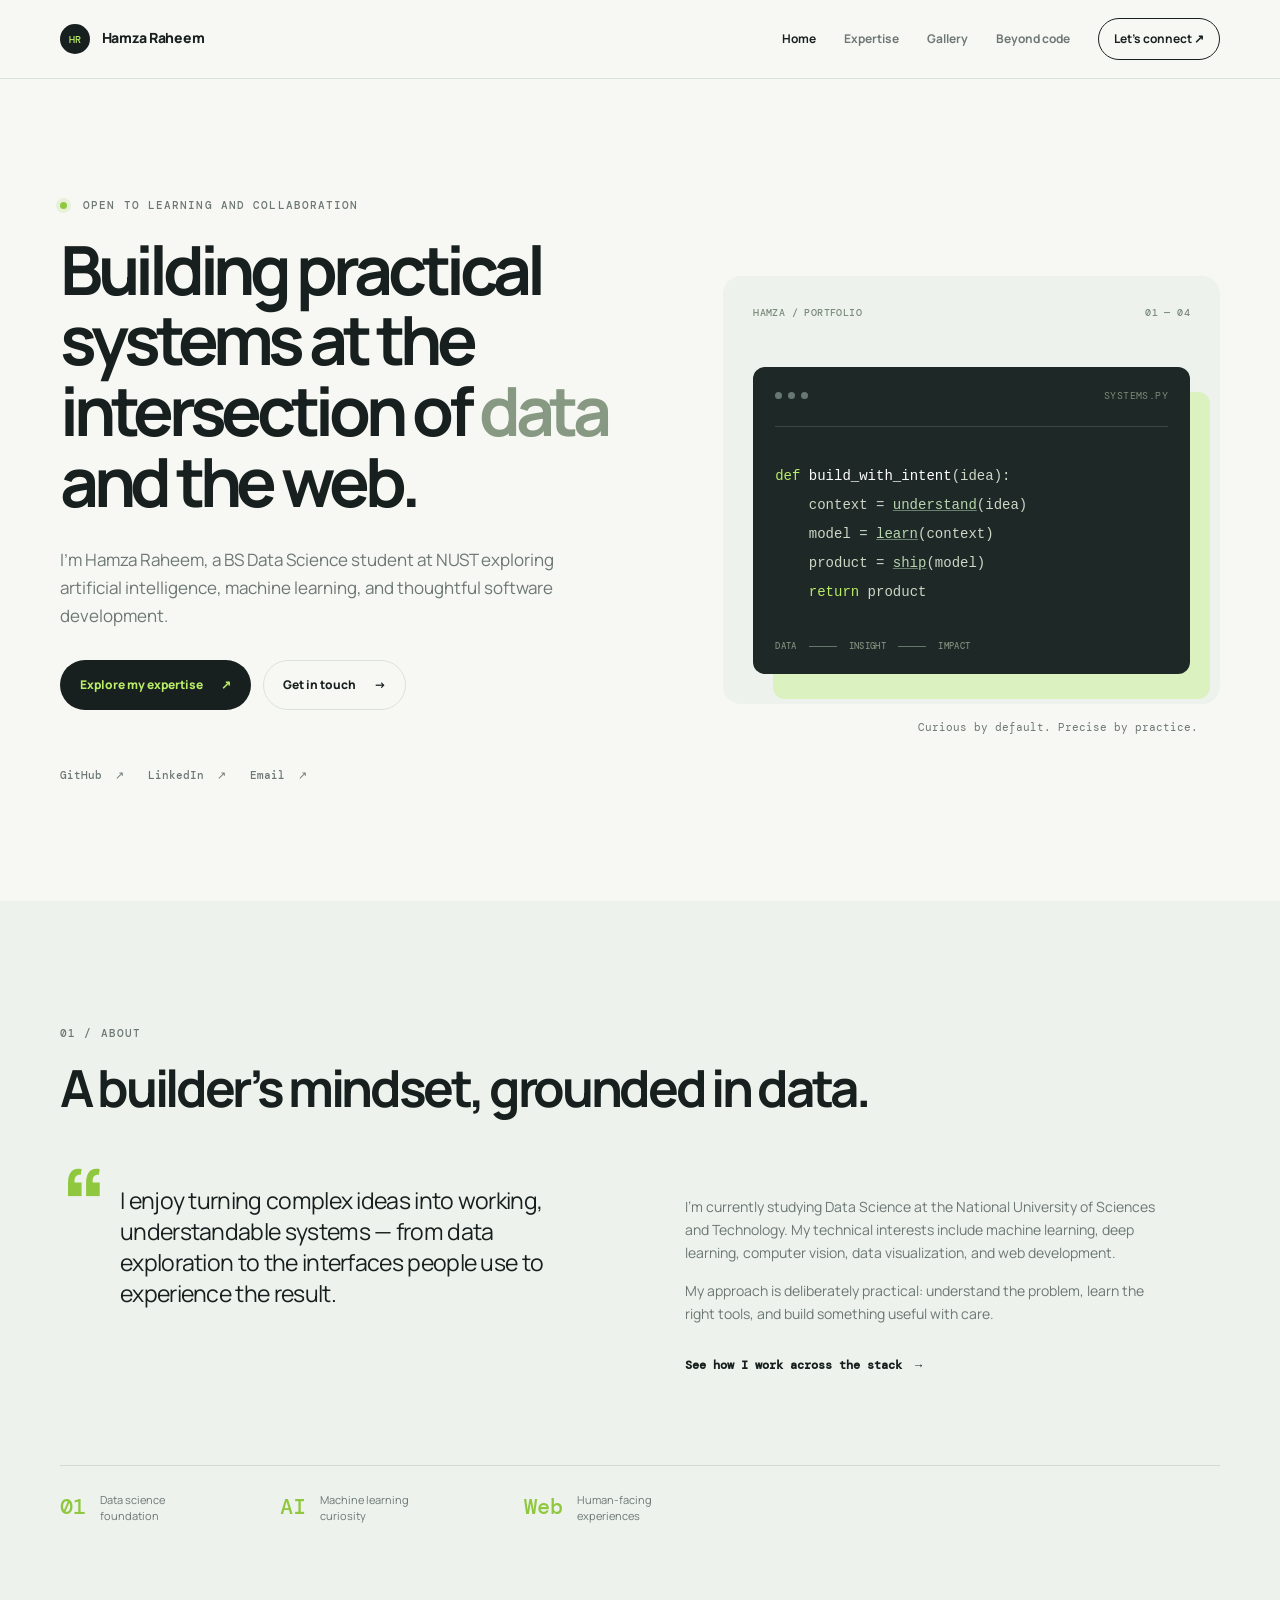
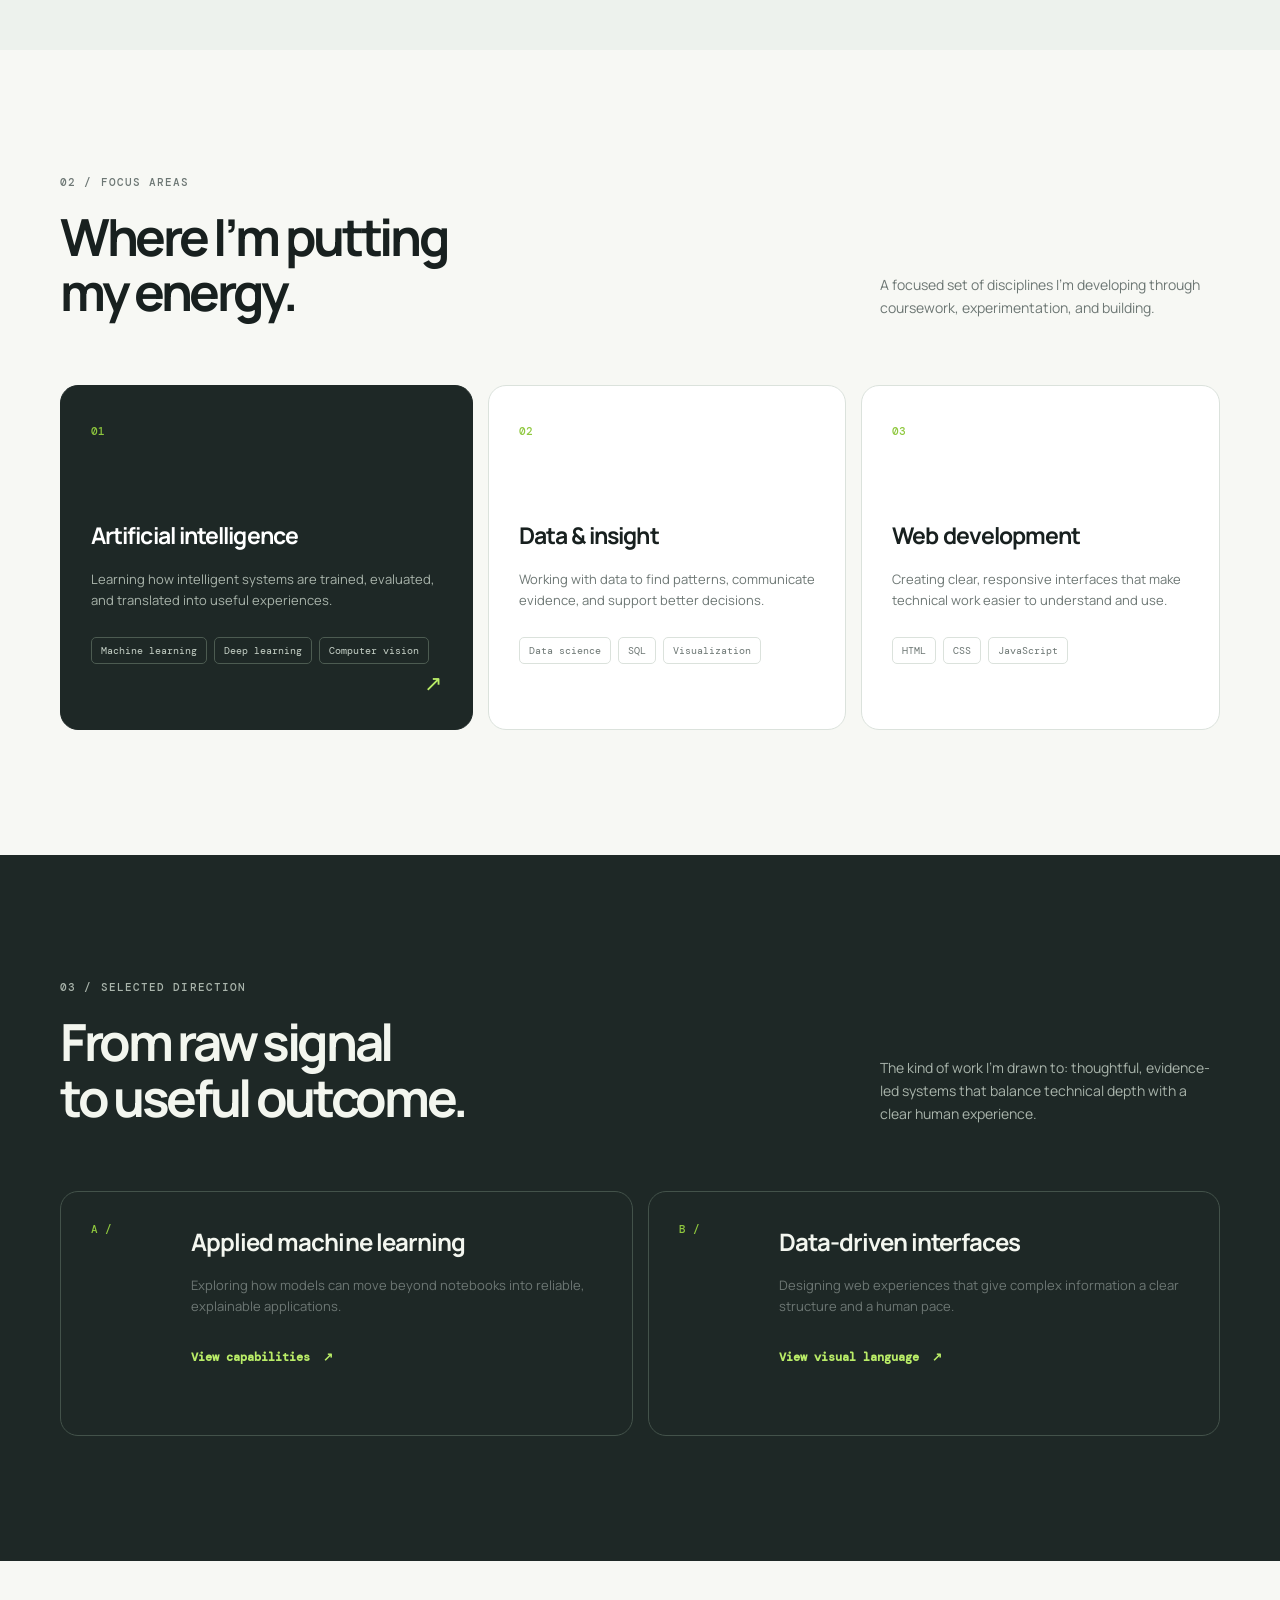
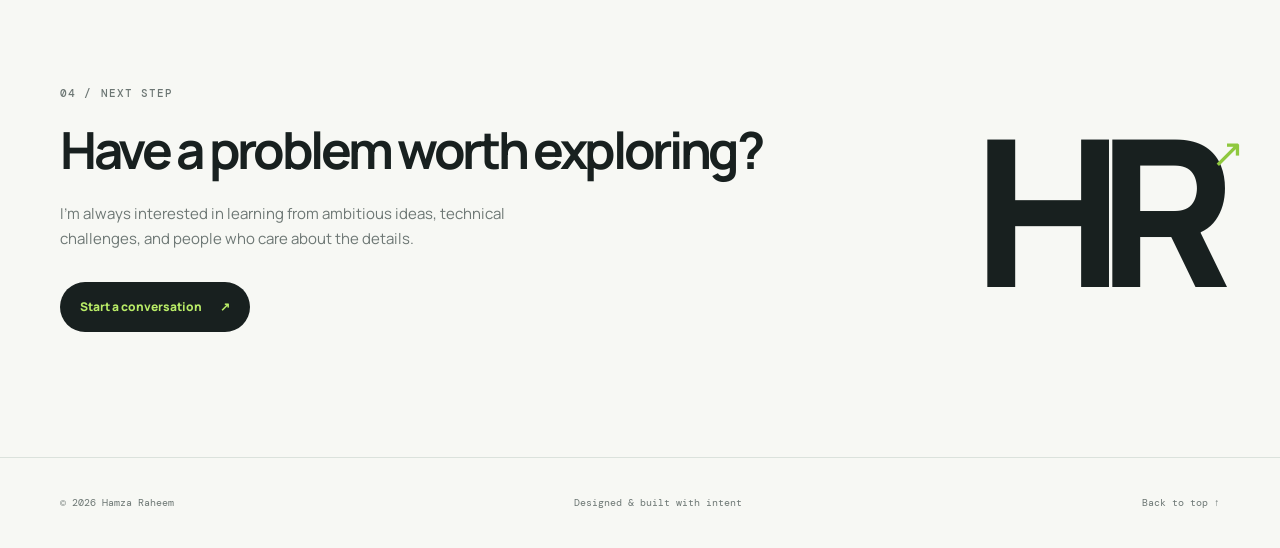
<file: index.html>
<!doctype html>
<html lang="en">
  <head>
    <meta charset="UTF-8" />
    <meta name="viewport" content="width=device-width, initial-scale=1.0" />
    <meta name="description" content="Hamza Raheem — BS Data Science student focused on AI, machine learning, and web development." />
    <title>Hamza Raheem | AI, Data & Web</title>
    <link rel="stylesheet" href="css/style.css" />
  </head>
  <body>
    <header class="site-header">
      <div class="shell nav-wrap">
        <a class="brand" href="index.html" aria-label="Hamza Raheem home"><span>HR</span> Hamza Raheem</a>
        <nav class="site-nav" aria-label="Primary navigation">
          <a class="active" href="index.html">Home</a>
          <a href="skills.html">Expertise</a>
          <a href="gallery.html">Gallery</a>
          <a href="hobbies.html">Beyond code</a>
          <a class="nav-cta" href="contact.html">Let's connect <span aria-hidden="true">↗</span></a>
        </nav>
      </div>
    </header>

    <main>
      <section class="hero shell" id="top">
        <div class="hero-copy">
          <p class="eyebrow"><span class="status-dot"></span> Open to learning and collaboration</p>
          <h1>Building practical systems at the intersection of <em>data</em> and the web.</h1>
          <p class="hero-lede">I’m Hamza Raheem, a BS Data Science student at NUST exploring artificial intelligence, machine learning, and thoughtful software development.</p>
          <div class="hero-actions">
            <a class="button button-dark" href="skills.html">Explore my expertise <span>↗</span></a>
            <a class="button button-quiet" href="contact.html">Get in touch <span>→</span></a>
          </div>
          <div class="social-row" aria-label="Social links">
            <a href="https://github.com/hamzaraheem06" target="_blank" rel="noreferrer">GitHub <span>↗</span></a>
            <a href="https://www.linkedin.com/in/hamza-raheem-7260a133/" target="_blank" rel="noreferrer">LinkedIn <span>↗</span></a>
            <a href="mailto:hamzaraheem06@gmail.com">Email <span>↗</span></a>
          </div>
        </div>
        <div class="hero-visual" aria-label="Abstract data and code illustration">
          <div class="visual-topline"><span>hamza / portfolio</span><span>01 — 04</span></div>
          <div class="code-window">
            <div class="window-bar"><span></span><span></span><span></span><b>systems.py</b></div>
            <pre><code><i>def</i> <strong>build_with_intent</strong>(idea):
    context = <u>understand</u>(idea)
    model = <u>learn</u>(context)
    product = <u>ship</u>(model)
    <i>return</i> product</code></pre>
            <div class="signal-line"><span>DATA</span><b></b><span>INSIGHT</span><b></b><span>IMPACT</span></div>
          </div>
          <p class="visual-caption">Curious by default. Precise by practice.</p>
        </div>
      </section>

      <section class="section section-tint" id="about">
        <div class="shell">
          <div class="section-heading"><p class="eyebrow">01 / About</p><h2>A builder’s mindset, grounded in data.</h2></div>
          <div class="about-grid">
            <div class="about-note"><span class="quote-mark">“</span><p>I enjoy turning complex ideas into working, understandable systems — from data exploration to the interfaces people use to experience the result.</p></div>
            <div class="about-body">
              <p>I’m currently studying Data Science at the National University of Sciences and Technology. My technical interests include machine learning, deep learning, computer vision, data visualization, and web development.</p>
              <p>My approach is deliberately practical: understand the problem, learn the right tools, and build something useful with care.</p>
              <a class="text-link" href="skills.html">See how I work across the stack <span>→</span></a>
            </div>
          </div>
          <div class="stat-row">
            <div><strong>01</strong><span>Data science<br />foundation</span></div>
            <div><strong>AI</strong><span>Machine learning<br />curiosity</span></div>
            <div><strong>Web</strong><span>Human-facing<br />experiences</span></div>
          </div>
        </div>
      </section>

      <section class="section shell" id="focus">
        <div class="section-heading split-heading"><div><p class="eyebrow">02 / Focus areas</p><h2>Where I’m putting<br />my energy.</h2></div><p class="section-intro">A focused set of disciplines I’m developing through coursework, experimentation, and building.</p></div>
        <div class="focus-grid">
          <article class="focus-card focus-featured"><span class="card-number">01</span><h3>Artificial intelligence</h3><p>Learning how intelligent systems are trained, evaluated, and translated into useful experiences.</p><div class="tag-row"><span>Machine learning</span><span>Deep learning</span><span>Computer vision</span></div><a href="skills.html" aria-label="Explore artificial intelligence skills">↗</a></article>
          <article class="focus-card"><span class="card-number">02</span><h3>Data &amp; insight</h3><p>Working with data to find patterns, communicate evidence, and support better decisions.</p><div class="tag-row"><span>Data science</span><span>SQL</span><span>Visualization</span></div></article>
          <article class="focus-card"><span class="card-number">03</span><h3>Web development</h3><p>Creating clear, responsive interfaces that make technical work easier to understand and use.</p><div class="tag-row"><span>HTML</span><span>CSS</span><span>JavaScript</span></div></article>
        </div>
      </section>

      <section class="section section-dark" id="work">
        <div class="shell">
          <div class="section-heading split-heading"><div><p class="eyebrow eyebrow-light">03 / Selected direction</p><h2>From raw signal<br />to useful outcome.</h2></div><p class="section-intro light-copy">The kind of work I’m drawn to: thoughtful, evidence-led systems that balance technical depth with a clear human experience.</p></div>
          <div class="work-grid">
            <article class="work-card"><div class="work-index">A /</div><div><h3>Applied machine learning</h3><p>Exploring how models can move beyond notebooks into reliable, explainable applications.</p><a class="light-link" href="skills.html">View capabilities <span>↗</span></a></div></article>
            <article class="work-card"><div class="work-index">B /</div><div><h3>Data-driven interfaces</h3><p>Designing web experiences that give complex information a clear structure and a human pace.</p><a class="light-link" href="gallery.html">View visual language <span>↗</span></a></div></article>
          </div>
        </div>
      </section>

      <section class="section shell closing-section">
        <div class="closing-copy"><p class="eyebrow">04 / Next step</p><h2>Have a problem worth exploring?</h2><p>I’m always interested in learning from ambitious ideas, technical challenges, and people who care about the details.</p><a class="button button-dark" href="contact.html">Start a conversation <span>↗</span></a></div>
        <div class="closing-mark" aria-hidden="true">HR<span>↗</span></div>
      </section>
    </main>
    <footer class="site-footer"><div class="shell footer-wrap"><span>© 2026 Hamza Raheem</span><span>Designed &amp; built with intent</span><a href="#top">Back to top ↑</a></div></footer>
  </body>
</html>
</file>
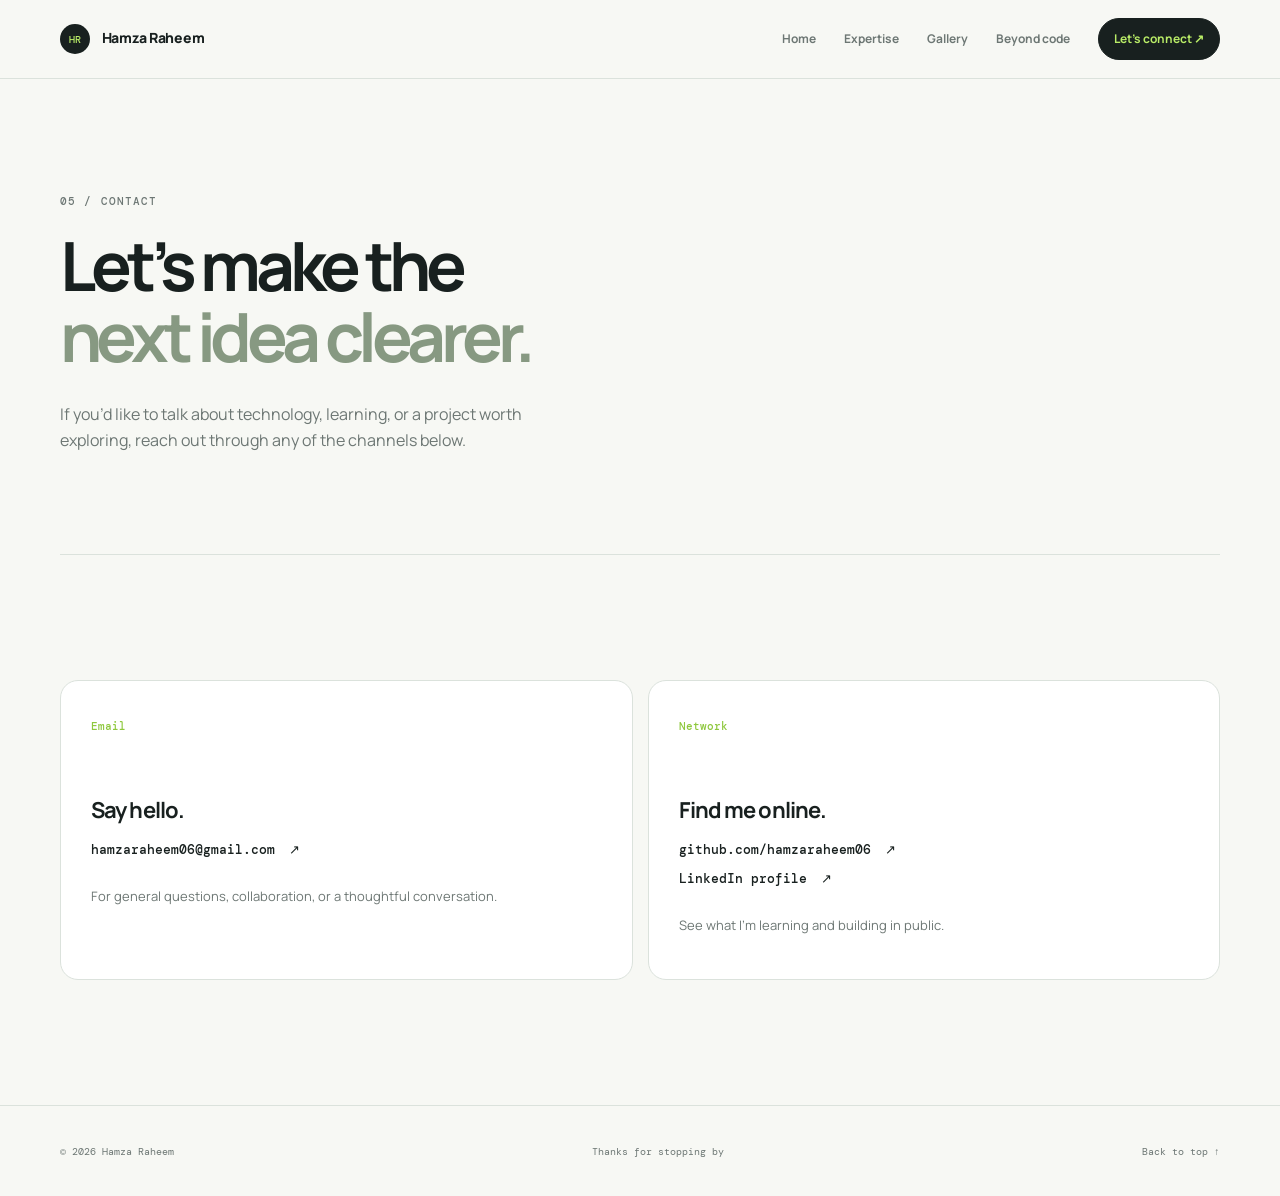
<file: contact.html>
<!doctype html>
<html lang="en">
  <head><meta charset="UTF-8" /><meta name="viewport" content="width=device-width, initial-scale=1.0" /><meta name="description" content="Contact Hamza Raheem." /><title>Contact | Hamza Raheem</title><link rel="stylesheet" href="css/style.css" /></head>
  <body>
    <header class="site-header"><div class="shell nav-wrap"><a class="brand" href="index.html"><span>HR</span> Hamza Raheem</a><nav class="site-nav" aria-label="Primary navigation"><a href="index.html">Home</a><a href="skills.html">Expertise</a><a href="gallery.html">Gallery</a><a href="hobbies.html">Beyond code</a><a class="nav-cta active" href="contact.html">Let's connect <span>↗</span></a></nav></div></header>
    <main><section class="page-hero shell contact-hero"><p class="eyebrow">05 / Contact</p><h1>Let’s make the<br /><em>next idea clearer.</em></h1><p>If you’d like to talk about technology, learning, or a project worth exploring, reach out through any of the channels below.</p></section>
      <section class="section shell"><div class="contact-grid"><div class="contact-card"><span class="card-number">Email</span><h2>Say hello.</h2><a class="contact-link" href="mailto:hamzaraheem06@gmail.com">hamzaraheem06@gmail.com <span>↗</span></a><p>For general questions, collaboration, or a thoughtful conversation.</p></div><div class="contact-card"><span class="card-number">Network</span><h2>Find me online.</h2><a class="contact-link" href="https://github.com/hamzaraheem06" target="_blank" rel="noreferrer">github.com/hamzaraheem06 <span>↗</span></a><a class="contact-link" href="https://www.linkedin.com/in/hamza-raheem-7260a1334/" target="_blank" rel="noreferrer">LinkedIn profile <span>↗</span></a><p>See what I’m learning and building in public.</p></div></div></section>
    </main><footer class="site-footer"><div class="shell footer-wrap"><span>© 2026 Hamza Raheem</span><span>Thanks for stopping by</span><a href="#top">Back to top ↑</a></div></footer>
  </body>
</html>
</file>
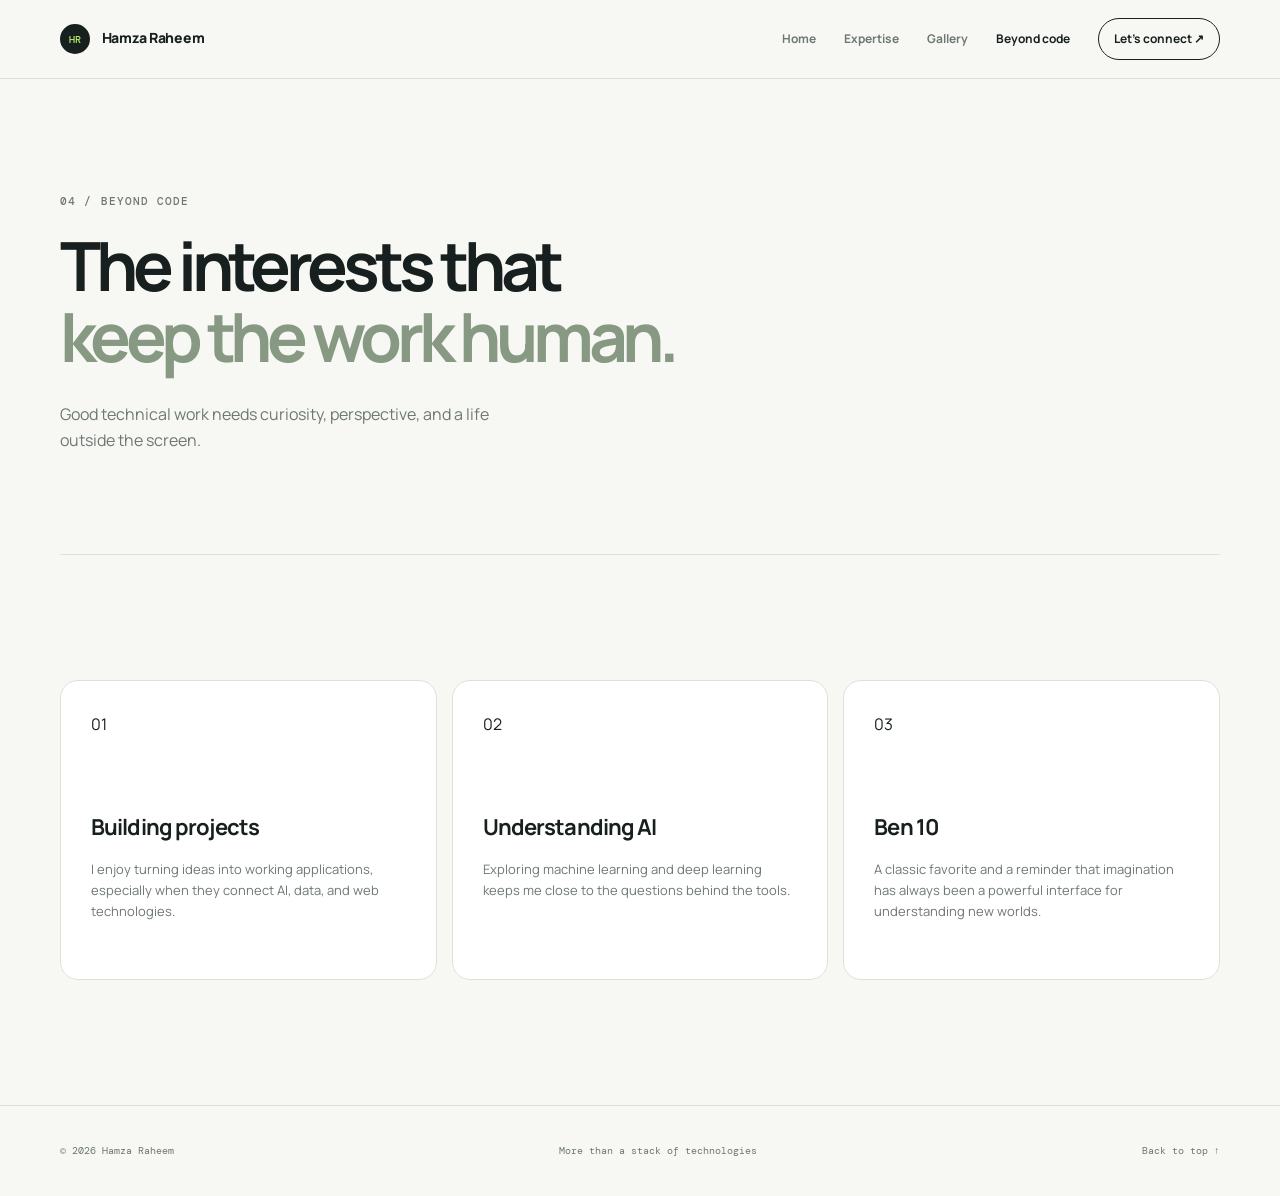
<file: hobbies.html>
<!doctype html>
<html lang="en">
  <head><meta charset="UTF-8" /><meta name="viewport" content="width=device-width, initial-scale=1.0" /><meta name="description" content="What Hamza Raheem enjoys beyond coursework and code." /><title>Beyond Code | Hamza Raheem</title><link rel="stylesheet" href="css/style.css" /></head>
  <body>
    <header class="site-header"><div class="shell nav-wrap"><a class="brand" href="index.html"><span>HR</span> Hamza Raheem</a><nav class="site-nav" aria-label="Primary navigation"><a href="index.html">Home</a><a href="skills.html">Expertise</a><a href="gallery.html">Gallery</a><a class="active" href="hobbies.html">Beyond code</a><a class="nav-cta" href="contact.html">Let's connect <span>↗</span></a></nav></div></header>
    <main><section class="page-hero shell"><p class="eyebrow">04 / Beyond code</p><h1>The interests that<br /><em>keep the work human.</em></h1><p>Good technical work needs curiosity, perspective, and a life outside the screen.</p></section>
      <section class="section shell"><div class="interest-grid"><article class="interest-card"><span>01</span><h2>Building projects</h2><p>I enjoy turning ideas into working applications, especially when they connect AI, data, and web technologies.</p></article><article class="interest-card"><span>02</span><h2>Understanding AI</h2><p>Exploring machine learning and deep learning keeps me close to the questions behind the tools.</p></article><article class="interest-card"><span>03</span><h2>Ben 10</h2><p>A classic favorite and a reminder that imagination has always been a powerful interface for understanding new worlds.</p></article></div></section>
    </main><footer class="site-footer"><div class="shell footer-wrap"><span>© 2026 Hamza Raheem</span><span>More than a stack of technologies</span><a href="#top">Back to top ↑</a></div></footer>
  </body>
</html>
</file>
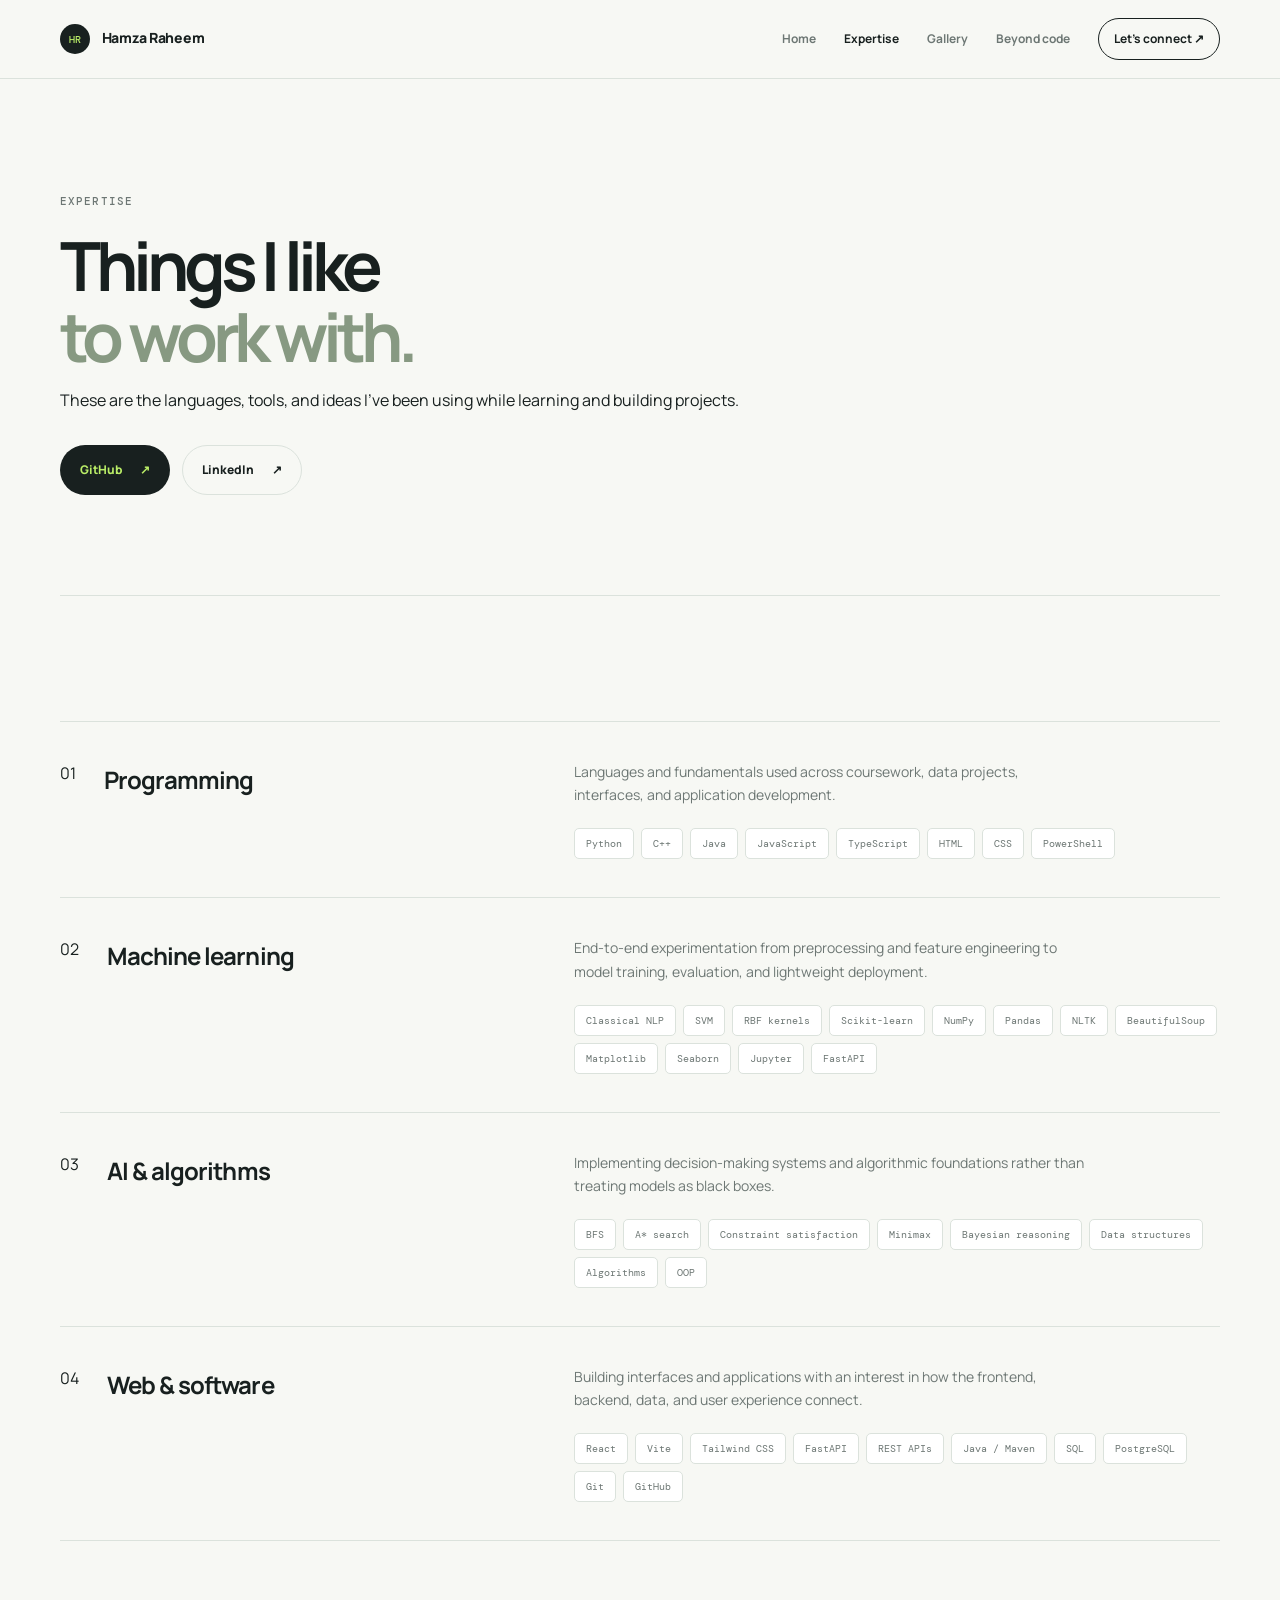
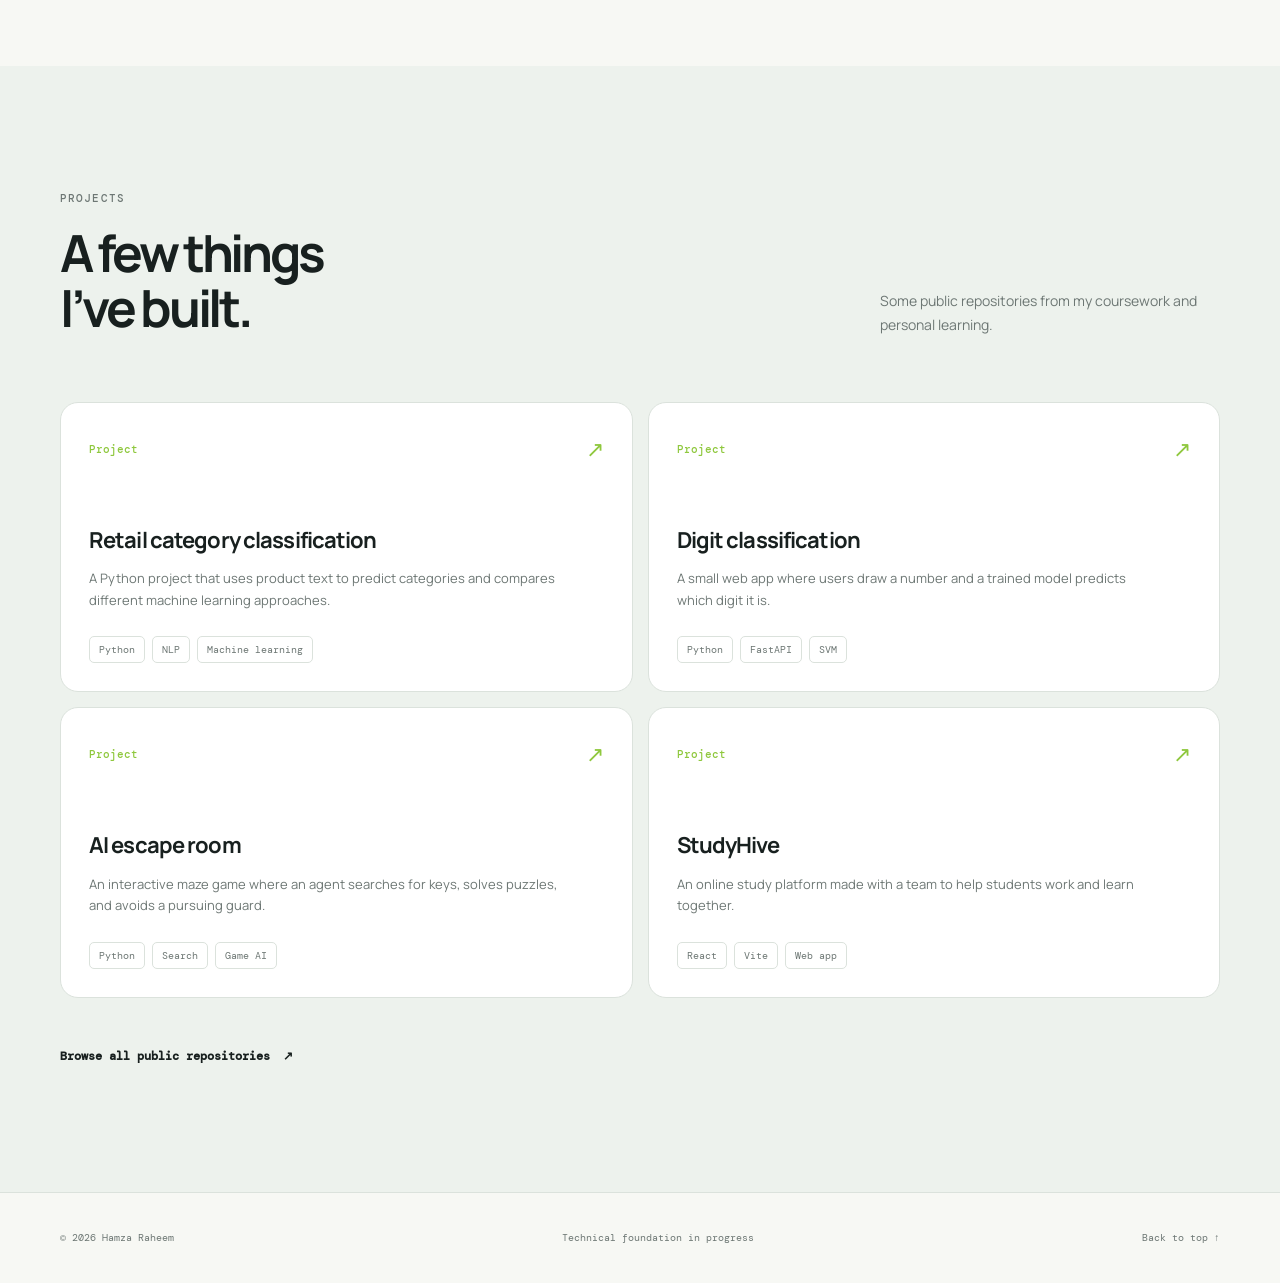
<file: skills.html>
<!doctype html>
<html lang="en">
  <head><meta charset="UTF-8" /><meta name="viewport" content="width=device-width, initial-scale=1.0" /><meta name="description" content="Hamza Raheem's technical expertise and selected GitHub work in AI, data, and web development." /><title>Expertise | Hamza Raheem</title><link rel="stylesheet" href="css/style.css" /></head>
  <body>
    <header class="site-header"><div class="shell nav-wrap"><a class="brand" href="index.html"><span>HR</span> Hamza Raheem</a><nav class="site-nav" aria-label="Primary navigation"><a href="index.html">Home</a><a class="active" href="skills.html">Expertise</a><a href="gallery.html">Gallery</a><a href="hobbies.html">Beyond code</a><a class="nav-cta" href="contact.html">Let's connect <span>↗</span></a></nav></div></header>
    <main>
      <section class="page-hero shell" id="top"><p class="eyebrow">Expertise</p><h1>Things I like<br /><em>to work with.</em></h1><p>These are the languages, tools, and ideas I’ve been using while learning and building projects.</p><div class="profile-links"><a class="button button-dark" href="https://github.com/hamzaraheem06" target="_blank" rel="noreferrer">GitHub <span>↗</span></a><a class="button button-quiet" href="https://www.linkedin.com/in/hamza-raheem-7260a1334/" target="_blank" rel="noreferrer">LinkedIn <span>↗</span></a></div></section>
      <section class="section shell"><div class="expertise-list">
        <article class="expertise-row"><div class="expertise-meta"><span>01</span><h2>Programming</h2></div><div><p>Languages and fundamentals used across coursework, data projects, interfaces, and application development.</p><div class="tag-row large-tags"><span>Python</span><span>C++</span><span>Java</span><span>JavaScript</span><span>TypeScript</span><span>HTML</span><span>CSS</span><span>PowerShell</span></div></div></article>
        <article class="expertise-row"><div class="expertise-meta"><span>02</span><h2>Machine learning</h2></div><div><p>End-to-end experimentation from preprocessing and feature engineering to model training, evaluation, and lightweight deployment.</p><div class="tag-row large-tags"><span>Classical NLP</span><span>SVM</span><span>RBF kernels</span><span>Scikit-learn</span><span>NumPy</span><span>Pandas</span><span>NLTK</span><span>BeautifulSoup</span><span>Matplotlib</span><span>Seaborn</span><span>Jupyter</span><span>FastAPI</span></div></div></article>
        <article class="expertise-row"><div class="expertise-meta"><span>03</span><h2>AI &amp; algorithms</h2></div><div><p>Implementing decision-making systems and algorithmic foundations rather than treating models as black boxes.</p><div class="tag-row large-tags"><span>BFS</span><span>A* search</span><span>Constraint satisfaction</span><span>Minimax</span><span>Bayesian reasoning</span><span>Data structures</span><span>Algorithms</span><span>OOP</span></div></div></article>
        <article class="expertise-row"><div class="expertise-meta"><span>04</span><h2>Web &amp; software</h2></div><div><p>Building interfaces and applications with an interest in how the frontend, backend, data, and user experience connect.</p><div class="tag-row large-tags"><span>React</span><span>Vite</span><span>Tailwind CSS</span><span>FastAPI</span><span>REST APIs</span><span>Java / Maven</span><span>SQL</span><span>PostgreSQL</span><span>Git</span><span>GitHub</span></div></div></article>
      </div></section>
      <section class="section section-tint"><div class="shell"><div class="section-heading split-heading"><div><p class="eyebrow">Projects</p><h2>A few things<br />I’ve built.</h2></div><p class="section-intro">Some public repositories from my coursework and personal learning.</p></div><div class="repo-grid">
        <article class="repo-card"><div class="repo-top"><span class="card-number">Project</span><a href="https://github.com/hamzaraheem06/retail-category-classification" target="_blank" rel="noreferrer" aria-label="Open Retail Category Classification on GitHub">↗</a></div><h3>Retail category classification</h3><p>A Python project that uses product text to predict categories and compares different machine learning approaches.</p><div class="tag-row"><span>Python</span><span>NLP</span><span>Machine learning</span></div></article>
        <article class="repo-card"><div class="repo-top"><span class="card-number">Project</span><a href="https://github.com/hamzaraheem06/digit-classification" target="_blank" rel="noreferrer" aria-label="Open Digit Classification on GitHub">↗</a></div><h3>Digit classification</h3><p>A small web app where users draw a number and a trained model predicts which digit it is.</p><div class="tag-row"><span>Python</span><span>FastAPI</span><span>SVM</span></div></article>
        <article class="repo-card"><div class="repo-top"><span class="card-number">Project</span><a href="https://github.com/hamzaraheem06/Escape-Room-" target="_blank" rel="noreferrer" aria-label="Open AI Escape Room on GitHub">↗</a></div><h3>AI escape room</h3><p>An interactive maze game where an agent searches for keys, solves puzzles, and avoids a pursuing guard.</p><div class="tag-row"><span>Python</span><span>Search</span><span>Game AI</span></div></article>
        <article class="repo-card"><div class="repo-top"><span class="card-number">Project</span><a href="https://github.com/hamzaraheem06/StudyHive" target="_blank" rel="noreferrer" aria-label="Open StudyHive on GitHub">↗</a></div><h3>StudyHive</h3><p>An online study platform made with a team to help students work and learn together.</p><div class="tag-row"><span>React</span><span>Vite</span><span>Web app</span></div></article>
      </div><div class="repo-footer"><a class="text-link" href="https://github.com/hamzaraheem06?tab=repositories" target="_blank" rel="noreferrer">Browse all public repositories <span>↗</span></a></div></div></section>
    </main><footer class="site-footer"><div class="shell footer-wrap"><span>© 2026 Hamza Raheem</span><span>Technical foundation in progress</span><a href="#top">Back to top ↑</a></div></footer>
  </body>
</html>
</file>
<file: css/style.css>
@import url('https://fonts.googleapis.com/css2?family=DM+Mono:wght@400;500&family=Manrope:wght@400;500;600;700;800&display=swap');

:root { --ink:#18201f; --muted:#6d7774; --paper:#f7f8f4; --tint:#edf2ed; --surface:#fff; --line:#dbe2dc; --accent:#b9ec67; --accent-deep:#8fc83e; --dark:#1e2826; --radius:18px; --shell:1160px; }
* { box-sizing:border-box; }
html { scroll-behavior:smooth; }
body { margin:0; background:var(--paper); color:var(--ink); font-family:'Manrope',Arial,sans-serif; line-height:1.65; }
a { color:inherit; text-decoration:none; }
.shell { width:min(var(--shell), calc(100% - 64px)); margin-inline:auto; }
.site-header { background:rgba(247,248,244,.94); border-bottom:1px solid var(--line); position:sticky; top:0; z-index:10; backdrop-filter:blur(12px); }
.nav-wrap,.footer-wrap { display:flex; align-items:center; justify-content:space-between; min-height:78px; gap:28px; }
.brand { font-size:14px; font-weight:800; letter-spacing:-.02em; white-space:nowrap; }.brand span { display:inline-grid; place-items:center; width:30px; height:30px; margin-right:9px; background:var(--ink); color:var(--accent); border-radius:50%; font:500 10px 'DM Mono',monospace; }
.site-nav { display:flex; align-items:center; gap:28px; font-size:12px; font-weight:700; color:var(--muted); }.site-nav a { transition:color .2s ease; }.site-nav a:hover,.site-nav a.active { color:var(--ink); }.site-nav .nav-cta { border:1px solid var(--ink); border-radius:100px; color:var(--ink); padding:10px 15px; }.site-nav .nav-cta:hover,.site-nav .nav-cta.active { background:var(--ink); color:var(--accent); }
.hero { display:grid; grid-template-columns:1.08fr .92fr; gap:80px; align-items:center; min-height:calc(100vh - 78px); padding-block:88px; }.eyebrow { margin:0 0 22px; color:var(--muted); font:500 11px 'DM Mono',monospace; letter-spacing:.1em; text-transform:uppercase; }.status-dot { display:inline-block; width:7px; height:7px; margin-right:8px; background:var(--accent-deep); border-radius:50%; box-shadow:0 0 0 4px rgba(143,200,62,.15); }.hero h1,.page-hero h1 { max-width:720px; margin:0; font-size:clamp(42px,5.3vw,76px); line-height:1.04; letter-spacing:-.075em; }.hero h1 em,.page-hero h1 em { color:#879982; font-style:normal; }.hero-lede { max-width:540px; margin:30px 0; color:var(--muted); font-size:17px; }.hero-actions { display:flex; align-items:center; flex-wrap:wrap; gap:12px; }.button { display:inline-flex; align-items:center; gap:18px; border:1px solid transparent; border-radius:100px; padding:14px 19px; font-size:12px; font-weight:800; transition:transform .2s ease,background .2s ease,color .2s ease; }.button:hover { transform:translateY(-2px); }.button-dark { background:var(--ink); color:var(--accent); }.button-dark:hover { background:#31403c; }.button-quiet { border-color:var(--line); color:var(--ink); }.button-quiet:hover { border-color:var(--ink); }.social-row { display:flex; flex-wrap:wrap; gap:24px; margin-top:58px; color:var(--muted); font:500 11px 'DM Mono',monospace; }.social-row a:hover,.text-link:hover,.contact-link:hover { color:var(--accent-deep); }.social-row span,.text-link span,.light-link span,.contact-link span { margin-left:6px; }
.hero-visual { position:relative; padding:30px; background:var(--tint); border-radius:var(--radius); }.visual-topline,.window-bar,.signal-line { display:flex; align-items:center; justify-content:space-between; color:#7b8a7a; font:500 10px 'DM Mono',monospace; letter-spacing:.04em; text-transform:uppercase; }.code-window { margin-top:48px; padding:22px; background:var(--dark); border-radius:12px; box-shadow:20px 25px 0 rgba(185,236,103,.34); }.window-bar { justify-content:flex-start; gap:6px; padding-bottom:24px; border-bottom:1px solid #384843; }.window-bar span { width:7px; height:7px; border-radius:50%; background:#677771; }.window-bar b { margin-left:auto; font-weight:400; }.code-window pre { margin:34px 0; overflow:auto; color:#ccd7c6; font:14px/2 'DM Mono',monospace; }.code-window code i { color:var(--accent); font-style:normal; }.code-window code strong { color:#fff; font-weight:500; }.code-window code u { color:#b7d6af; text-decoration-color:#68806e; }.signal-line { justify-content:flex-start; gap:12px; font-size:9px; }.signal-line b { width:28px; height:1px; background:#65776d; }.visual-caption { position:absolute; right:22px; bottom:-30px; margin:0; color:var(--muted); font:11px 'DM Mono',monospace; }
.section { padding-block:125px; }.section-tint { background:var(--tint); }.section-dark { background:var(--dark); color:#f3f6ef; }.section-heading { margin-bottom:66px; }.section-heading h2,.closing-copy h2 { margin:0; font-size:clamp(34px,4vw,57px); line-height:1.08; letter-spacing:-.065em; }.section-heading .eyebrow { margin-bottom:20px; }.split-heading { display:flex; align-items:end; justify-content:space-between; gap:50px; }.section-intro { max-width:340px; margin:0; color:var(--muted); font-size:14px; }.light-copy { color:#a9b4ab; }.eyebrow-light { color:#a9b4ab; }.about-grid { display:grid; grid-template-columns:1fr 1fr; gap:90px; }.about-note { padding:4px 0 0 60px; position:relative; }.quote-mark { position:absolute; top:-28px; left:0; color:var(--accent-deep); font-size:100px; font-weight:800; line-height:1; }.about-note p { max-width:440px; margin:0; font-size:23px; line-height:1.35; letter-spacing:-.03em; }.about-body { color:var(--muted); font-size:14px; }.about-body p { max-width:480px; }.text-link,.light-link { display:inline-block; margin-top:18px; color:var(--ink); font:700 12px 'DM Mono',monospace; }.stat-row { display:flex; gap:clamp(38px,9vw,130px); margin-top:90px; padding-top:26px; border-top:1px solid #d3dbd4; }.stat-row div { display:flex; align-items:start; gap:14px; }.stat-row strong { color:var(--accent-deep); font:500 22px 'DM Mono',monospace; }.stat-row span { color:var(--muted); font-size:11px; line-height:1.5; }
.focus-grid { display:grid; grid-template-columns:1.15fr 1fr 1fr; gap:15px; }.focus-card { position:relative; min-height:345px; padding:30px; border:1px solid var(--line); border-radius:var(--radius); background:var(--surface); }.focus-featured { background:var(--dark); color:#fff; border-color:var(--dark); }.card-number,.work-index { color:var(--accent-deep); font:500 11px 'DM Mono',monospace; }.focus-card h3 { margin:74px 0 14px; font-size:23px; letter-spacing:-.04em; }.focus-card p,.work-card p,.interest-card p,.contact-card p { color:var(--muted); font-size:13px; }.focus-featured p { color:#a9b4ab; }.tag-row { display:flex; flex-wrap:wrap; gap:7px; margin-top:25px; }.tag-row span { padding:6px 9px; border:1px solid var(--line); border-radius:5px; color:var(--muted); font:10px 'DM Mono',monospace; }.focus-featured .tag-row span { border-color:#4c5b51; color:#c6d1c7; }.focus-card > a { position:absolute; right:30px; bottom:28px; color:var(--accent); font-size:22px; }
.work-grid { display:grid; grid-template-columns:1fr 1fr; gap:15px; }.work-card { display:grid; grid-template-columns:70px 1fr; gap:30px; min-height:245px; padding:30px; border:1px solid #43524a; border-radius:var(--radius); }.work-card h3 { margin:0 0 8px; font-size:24px; letter-spacing:-.04em; }.light-link { color:var(--accent); }.closing-section { display:flex; justify-content:space-between; align-items:center; gap:50px; }.closing-copy > p:not(.eyebrow) { max-width:480px; margin:25px 0 30px; color:var(--muted); font-size:15px; }.closing-mark { color:var(--ink); font-size:clamp(80px,16vw,220px); font-weight:800; letter-spacing:-.12em; line-height:.8; }.closing-mark span { color:var(--accent-deep); font:40px 'DM Mono',monospace; vertical-align:top; }
.page-hero { padding-block:115px 100px; border-bottom:1px solid var(--line); }.page-hero > p:last-child { max-width:480px; margin:30px 0 0; color:var(--muted); font-size:16px; }.expertise-list { border-top:1px solid var(--line); }.expertise-row { display:grid; grid-template-columns:40% 1fr; gap:50px; padding:38px 0; border-bottom:1px solid var(--line); }.expertise-meta { display:flex; gap:28px; }.expertise-meta h2 { margin:0; font-size:24px; letter-spacing:-.04em; }.expertise-row p { max-width:510px; margin:0; color:var(--muted); font-size:14px; }.large-tags { margin-top:22px; }.large-tags span { background:var(--surface); padding:8px 11px; }
.profile-links { display:flex; flex-wrap:wrap; gap:12px; margin-top:32px; }.repo-grid { display:grid; grid-template-columns:repeat(2,1fr); gap:15px; }.repo-card { min-height:280px; padding:28px; border:1px solid var(--line); border-radius:var(--radius); background:var(--surface); }.repo-top { display:flex; align-items:center; justify-content:space-between; }.repo-top a { color:var(--accent-deep); font-size:22px; }.repo-card h3 { margin:55px 0 10px; font-size:22px; letter-spacing:-.04em; }.repo-card p { max-width:470px; margin:0; color:var(--muted); font-size:13px; }.repo-footer { margin-top:32px; }
.gallery-intro { margin-bottom:44px; }.gallery-intro .section-intro { max-width:500px; }.gallery-grid { margin-inline:-8px; }.gallery-item { float:left; width:50%; padding:8px; margin:0; }.gallery-item.gallery-wide { width:50%; }.gallery-item img { display:block; width:100%; height:260px; object-fit:cover; border-radius:12px; background:var(--tint); transition:transform .35s ease; }.gallery-item:hover img { transform:scale(.985); }.gallery-item figcaption { display:flex; justify-content:space-between; align-items:baseline; gap:10px; padding:13px 4px 18px; }.gallery-item figcaption span { color:var(--muted); font:10px 'DM Mono',monospace; }.gallery-item figcaption strong { font-size:13px; }.gallery-grid::after { display:block; clear:both; content:''; }
.fan-gallery .gallery-item img { height:340px; object-fit:contain; padding:24px; background:#dfe9dd; }.fan-gallery .gallery-item:nth-child(2) img { padding:18px 55px; background:#d4e6cd; }.fan-gallery .gallery-item:nth-child(3) img { padding:45px; background:#202b28; }.fan-gallery .gallery-item figcaption strong a { color:var(--ink); }.fan-gallery .gallery-item figcaption strong a:hover { color:var(--accent-deep); }
.interest-grid,.contact-grid { display:grid; grid-template-columns:repeat(3,1fr); gap:15px; }.interest-card,.contact-card { min-height:300px; padding:30px; border:1px solid var(--line); border-radius:var(--radius); background:var(--surface); }.interest-card h2,.contact-card h2 { margin:72px 0 10px; font-size:22px; letter-spacing:-.04em; }.contact-grid { grid-template-columns:1fr 1fr; }.contact-card { min-height:280px; }.contact-card h2 { margin-top:55px; }.contact-link { display:block; margin:12px 0; font:500 13px 'DM Mono',monospace; }.contact-card p { margin-top:28px; }
.site-footer { border-top:1px solid var(--line); color:var(--muted); font:10px 'DM Mono',monospace; }.footer-wrap { min-height:90px; }.footer-wrap a:hover { color:var(--ink); }
@media (max-width:800px) { .shell { width:min(var(--shell),calc(100% - 40px)); }.site-nav { gap:13px; }.site-nav > a:not(.nav-cta) { display:none; }.hero { grid-template-columns:1fr; gap:60px; padding-block:72px; }.hero-visual { max-width:620px; width:100%; }.split-heading,.closing-section { display:block; }.section-intro { margin-top:25px; }.about-grid,.focus-grid,.work-grid,.expertise-row,.interest-grid,.contact-grid,.repo-grid { grid-template-columns:1fr; }.about-grid { gap:40px; }.stat-row { gap:25px; flex-wrap:wrap; margin-top:55px; }.focus-card { min-height:290px; }.focus-card h3 { margin-top:50px; }.section { padding-block:85px; }.page-hero { padding-block:80px 72px; }.closing-mark { margin-top:70px; }.footer-wrap { flex-wrap:wrap; padding-block:22px; gap:10px; }.gallery-item,.gallery-item.gallery-wide { width:100%; } }
@media (prefers-reduced-motion:reduce) { *,*::before,*::after { scroll-behavior:auto!important; transition:none!important; } }
</file>
